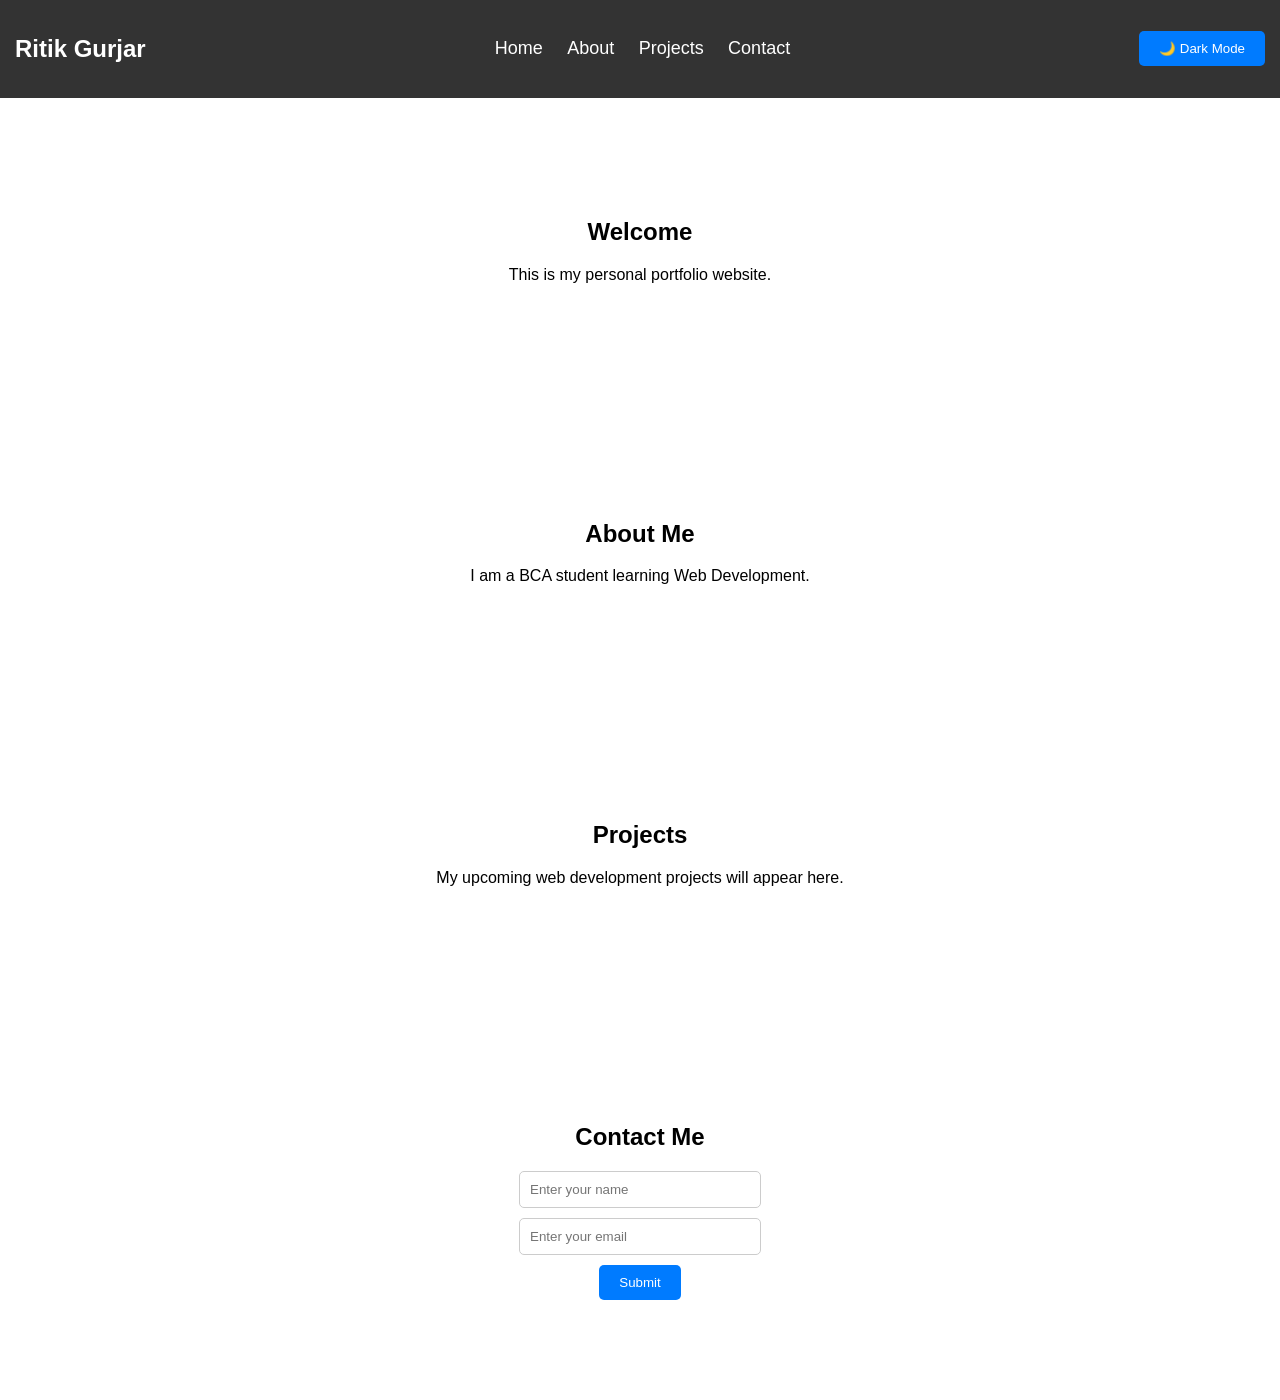
<file: DarkMode.html>
<!DOCTYPE html>
<html lang="en">

<head>
<meta charset="UTF-8">
<meta name="viewport" content="width=device-width, initial-scale=1.0">

<title>Ritik Portfolio</title>

<style>


html{
scroll-behavior:smooth;
}


body{
margin:0;
font-family:Arial;
background:white;
color:black;
transition:0.4s;
}


header{
display:flex;
justify-content:space-between;
align-items:center;
padding:15px;
background:#333;
color:white;
position:sticky;
top:0;
}


nav a{
color:white;
margin:10px;
text-decoration:none;
font-size:18px;
}


section{
padding:100px;
text-align:center;
}



input{
display:block;
margin:10px auto;
padding:10px;
width:220px;
border:1px solid #ccc;
border-radius:5px;
}



button{
padding:10px 20px;
cursor:pointer;
border:none;
background:#007BFF;
color:white;
border-radius:5px;
}



.dark{
background:#121212;
color:white;
}

.dark header{
background:black;
}

.dark nav a{
color:white;
}

</style>

</head>

<body>

<header>

<h2>Ritik Gurjar</h2>

<nav>
<a href="#home">Home</a>
<a href="#about">About</a>
<a href="#projects">Projects</a>
<a href="#contact">Contact</a>
</nav>

<button id="darkBtn">🌙 Dark Mode</button>

</header>

<section id="home">

<h1>Welcome</h1>
<p>This is my personal portfolio website.</p>

</section>

<section id="about">

<h1>About Me</h1>
<p>I am a BCA student learning Web Development.</p>

</section>

<section id="projects">

<h1>Projects</h1>
<p>My upcoming web development projects will appear here.</p>

</section>

<section id="contact">

<h1>Contact Me</h1>

<form id="contactForm">

<input type="text" id="name" placeholder="Enter your name">

<input type="email" id="email" placeholder="Enter your email">

<button type="submit">Submit</button>

</form>

</section>

<script>



let darkBtn = document.getElementById("darkBtn");

darkBtn.addEventListener("click", function(){

document.body.classList.toggle("dark");

if(document.body.classList.contains("dark")){
darkBtn.textContent = " Light Mode";
}
else{
darkBtn.textContent = " Dark mode";
}

});




let form = document.getElementById("contactForm");

form.addEventListener("submit", function(event){

let name = document.getElementById("name").value.trim();
let email = document.getElementById("email").value.trim();

if(name === "" || email === "")
{
alert("Please fill all fields");
event.preventDefault();
return;
}

if(!email.includes("@"))
{
alert("Enter a valid email");
event.preventDefault();
return;
}

alert("Form submitted successfully!");

});

</script>

</body>
</html>
</file>
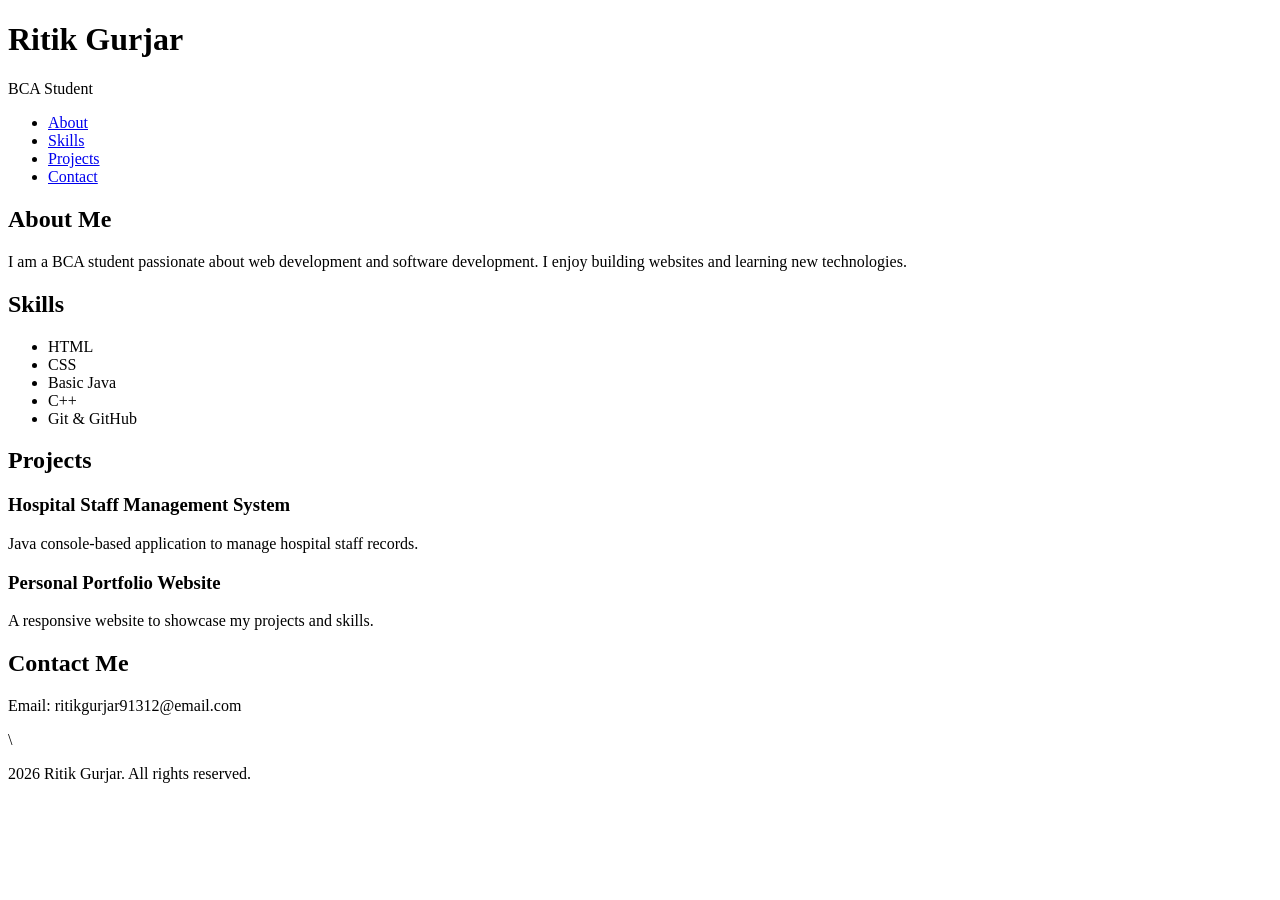
<file: portfolio.html>
<!DOCTYPE html>
<html lang="en">
<head>
    <meta charset="UTF-8">
    <meta name="viewport" content="width=device-width, initial-scale=1.0">
    <title>Ritik Gurjar | Portfolio</title>
</head>

<body>

    <!-- Header Section -->
    <header>
        <h1>Ritik Gurjar</h1>
        <p>BCA Student </p>

        <nav>
            <ul>
                <li><a href="#about">About</a></li>
                <li><a href="#skills">Skills</a></li>
                <li><a href="#projects">Projects</a></li>
                <li><a href="#contact">Contact</a></li>
            </ul>
        </nav>
    </header>

    <!-- Main Content -->
    <main>

        <!-- About Section -->
        <section id="about">
            <h2>About Me</h2>
            <p>
                I am a BCA student passionate about web development and software development.
                I enjoy building websites and learning new technologies.
            </p>
        </section>

        <!-- Skills Section -->
        <section id="skills">
            <h2>Skills</h2>
            <ul>
                <li>HTML</li>
                <li>CSS</li>
                <li>Basic Java</li>
                <li>C++</li>
                <li>Git & GitHub</li>
            </ul>
        </section>

        <!-- Projects Section -->
        <section id="projects">
            <h2>Projects</h2>

            <article>
                <h3>Hospital Staff Management System</h3>
                <p>Java console-based application to manage hospital staff records.</p>
            </article>

            <article>
                <h3>Personal Portfolio Website</h3>
                <p>A responsive website to showcase my projects and skills.</p>
            </article>

        </section>

        <!-- Contact Section -->
        <section id="contact">
            <h2>Contact Me</h2>
            <p>Email: ritikgurjar91312@email.com</p>\
        </section>

    </main>

    <!-- Footer -->
    <footer>
        <p> 2026 Ritik Gurjar. All rights reserved.</p>
    </footer>

</body>
</html>
</file>
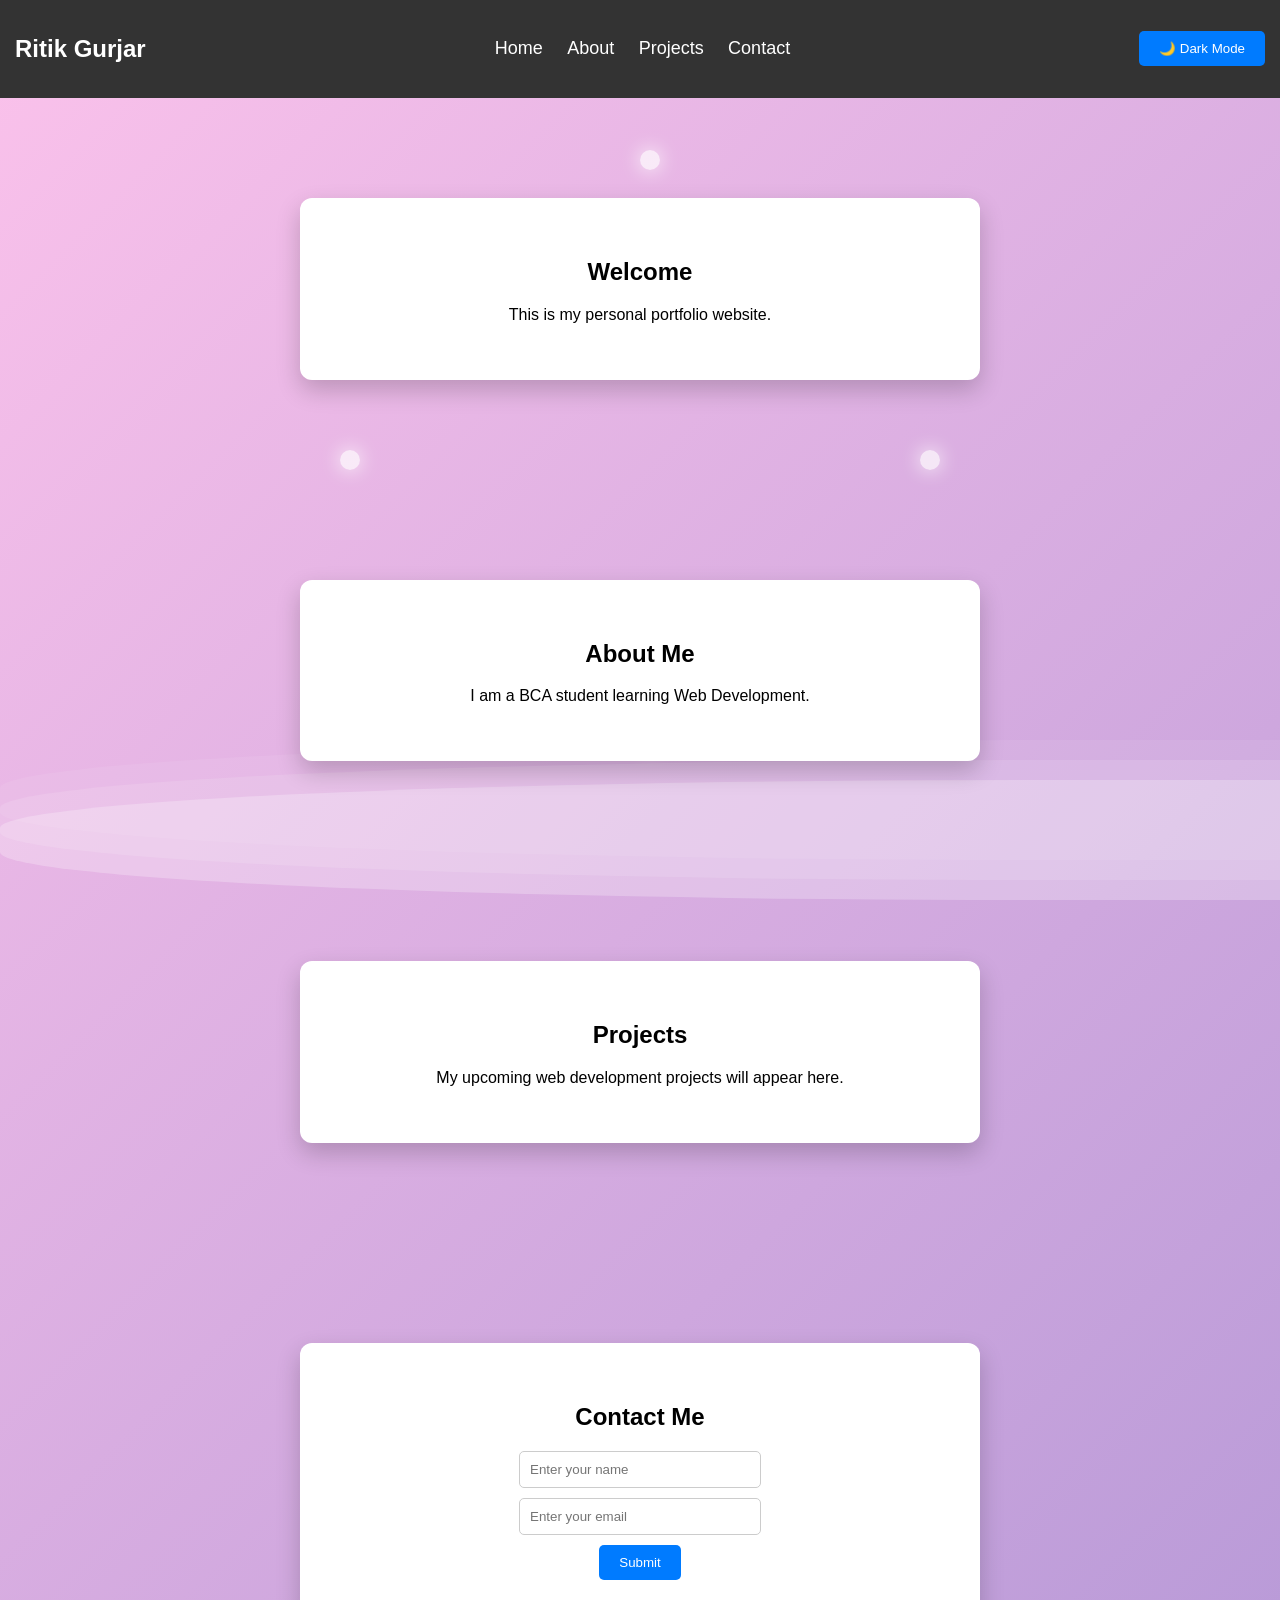
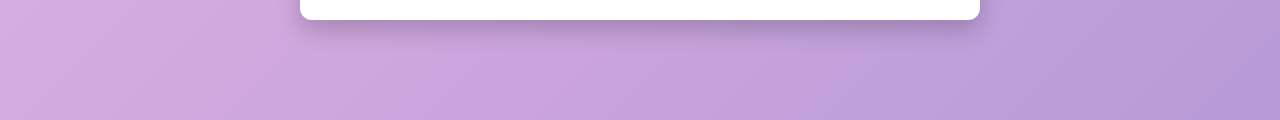
<file: Refactor.html>
<!DOCTYPE html>
<html lang="en">

<head>
<meta charset="UTF-8">
<meta name="viewport" content="width=device-width, initial-scale=1.0">

<title>Ritik Portfolio</title>

<style>

/* Smooth Scrolling */
html{
scroll-behavior:smooth;
}

/* Gradient Animated Background */

body{
margin:0;
font-family:Arial;
color:black;
overflow-x:hidden;

background: linear-gradient(-45deg,#ff9a9e,#fad0c4,#a18cd1,#fbc2eb);
background-size:400% 400%;
animation:bgAnimation 12s ease infinite;
}

/* Gradient Animation */

@keyframes bgAnimation{

0%{background-position:0% 50%;}
50%{background-position:100% 50%;}
100%{background-position:0% 50%;}

}

/* Wave Animation */

.wave{
position:fixed;
bottom:0;
left:0;
width:200%;
height:120px;
background:rgba(255,255,255,0.25);
border-radius:40%;
animation:waveMove 10s linear infinite;
z-index:-2;
}

.wave2{
bottom:20px;
opacity:0.5;
animation-duration:16s;
}

.wave3{
bottom:40px;
opacity:0.3;
animation-duration:22s;
}

@keyframes waveMove{

0%{
transform:translateX(0);
}

100%{
transform:translateX(-50%);
}

}

/* Orbit Animation */

.orbit{
position:fixed;
top:50%;
left:50%;
width:600px;
height:600px;
transform:translate(-50%,-50%);
pointer-events:none;
z-index:-1;
}

.orbit span{
position:absolute;
width:20px;
height:20px;
background:rgba(255,255,255,0.7);
border-radius:50%;
box-shadow:0 0 20px white;
animation:rotate 20s linear infinite;
}

.orbit span:nth-child(1){
top:0;
left:50%;
animation-duration:18s;
}

.orbit span:nth-child(2){
top:50%;
left:0;
animation-duration:22s;
}

.orbit span:nth-child(3){
bottom:0;
left:50%;
animation-duration:26s;
}

.orbit span:nth-child(4){
top:50%;
right:0;
animation-duration:30s;
}

@keyframes rotate{

0%{
transform:rotate(0deg) translateX(300px) rotate(0deg);
}

100%{
transform:rotate(360deg) translateX(300px) rotate(-360deg);
}

}

/* Header */

header{
display:flex;
justify-content:space-between;
align-items:center;
padding:15px;
background:#333;
color:white;
position:sticky;
top:0;
}

nav a{
color:white;
margin:10px;
text-decoration:none;
font-size:18px;
}

/* Sections */

section{
padding:100px;
text-align:center;
}

/* Content Boxes */

.box{
background:white;
padding:40px;
max-width:600px;
margin:auto;
border-radius:12px;
box-shadow:0 10px 25px rgba(0,0,0,0.2);
transition:0.4s;
}

.box:hover{
transform:translateY(-10px);
}

/* Form */

input{
display:block;
margin:10px auto;
padding:10px;
width:220px;
border:1px solid #ccc;
border-radius:5px;
}

/* Button */

button{
padding:10px 20px;
cursor:pointer;
border:none;
background:#007BFF;
color:white;
border-radius:5px;
}

/* Dark Mode */

.dark{
color:white;
background: linear-gradient(-45deg,#0f2027,#203a43,#2c5364,#000000);
background-size:400% 400%;
animation:bgAnimation 12s ease infinite;
}

.dark header{
background:black;
}

.dark .box{
background:#1e1e1e;
color:white;
}

</style>

</head>

<body>

<!-- Orbit Animation -->
<div class="orbit">
<span></span>
<span></span>
<span></span>
<span></span>
</div>

<!-- Wave Background -->
<div class="wave"></div>
<div class="wave wave2"></div>
<div class="wave wave3"></div>

<header>

<h2>Ritik Gurjar</h2>

<nav>
<a href="#home">Home</a>
<a href="#about">About</a>
<a href="#projects">Projects</a>
<a href="#contact">Contact</a>
</nav>

<button id="darkBtn">🌙 Dark Mode</button>

</header>

<section id="home">

<div class="box">
<h1>Welcome</h1>
<p>This is my personal portfolio website.</p>
</div>

</section>

<section id="about">

<div class="box">
<h1>About Me</h1>
<p>I am a BCA student learning Web Development.</p>
</div>

</section>

<section id="projects">

<div class="box">
<h1>Projects</h1>
<p>My upcoming web development projects will appear here.</p>
</div>

</section>

<section id="contact">

<div class="box">

<h1>Contact Me</h1>

<form id="contactForm">

<input type="text" id="name" placeholder="Enter your name">
<input type="email" id="email" placeholder="Enter your email">

<button type="submit">Submit</button>

</form>

</div>

</section>

<script>

/* Dark Mode Toggle */

const darkBtn = document.getElementById("darkBtn");

darkBtn.addEventListener("click", () => {

document.body.classList.toggle("dark");

darkBtn.textContent = document.body.classList.contains("dark")
? "☀ Light Mode"
: "🌙 Dark Mode";

});

/* Form Validation */

const form = document.getElementById("contactForm");

form.addEventListener("submit", (event) => {

const name = document.getElementById("name").value.trim();
const email = document.getElementById("email").value.trim();

if (!name || !email) {
alert("Please fill all fields");
event.preventDefault();
return;
}

if (!email.includes("@")) {
alert("Enter a valid email");
event.preventDefault();
return;
}

alert("Form submitted successfully!");

});

</script>

</body>
</html>
</file>
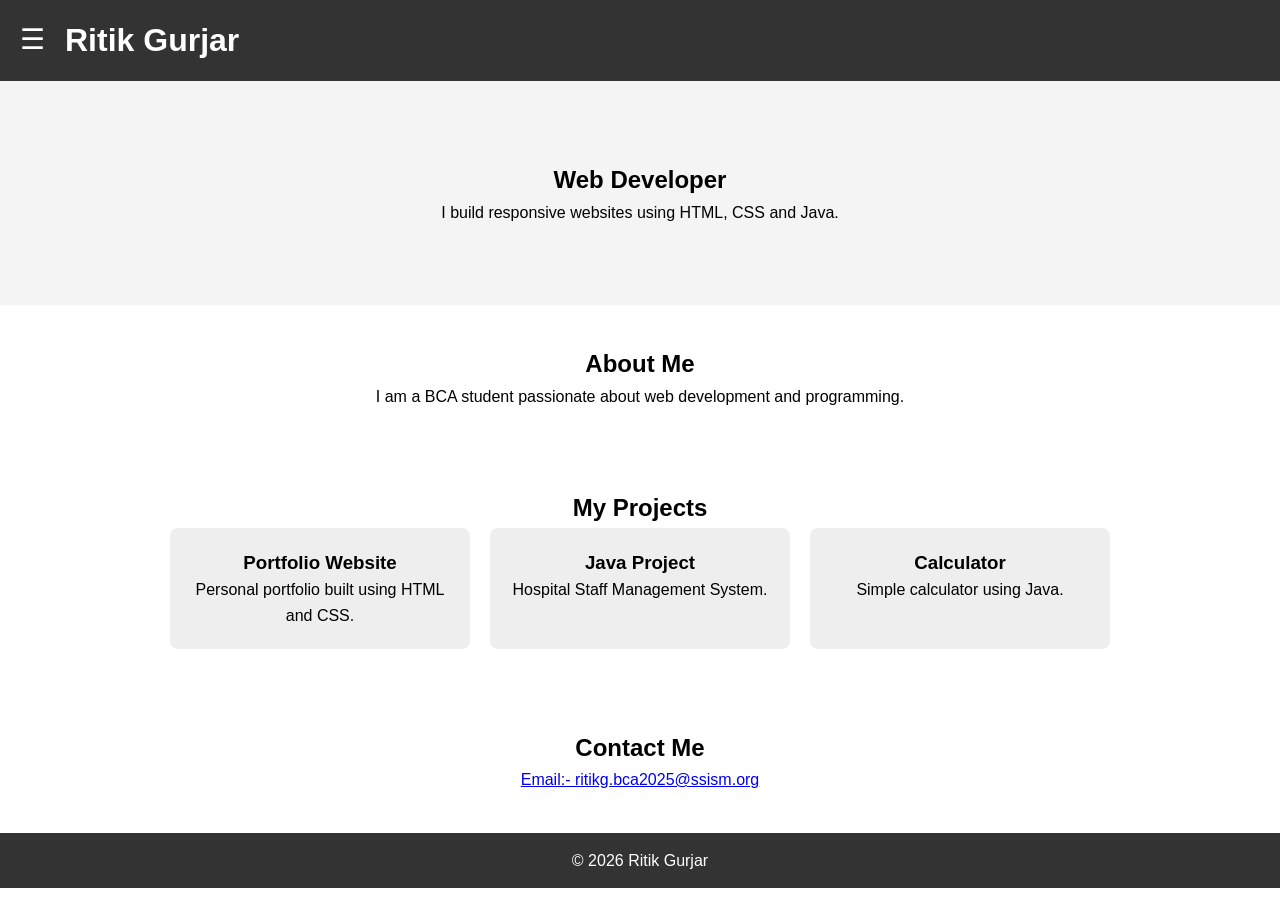
<file: Responsive .html>
<!DOCTYPE html>
<html lang="en">
<head>
<meta charset="UTF-8">
<meta name="viewport" content="width=device-width, initial-scale=1.0">
<title>My Portfolio</title>

<style>

*{
    margin:0;
    padding:0;
    box-sizing:border-box;
    font-family:Arial;
}

body{
    line-height:1.6;
}

/* Header */

header{
    background:#333;
    color:white;
    display:flex;
    align-items:center;
    padding:15px 20px;
}

/* Hamburger Icon */

.menu-icon{
    font-size:28px;
    cursor:pointer;
    margin-right:20px;
}

/* Navigation */

nav{
    display:none;
    background:#444;
}

nav ul{
    list-style:none;
}

nav ul li{
    border-bottom:1px solid #555;
}

nav ul li a{
    color:white;
    text-decoration:none;
    display:block;
    padding:12px;
}

nav ul li a:hover{
    background:#555;
}

nav.show{
    display:block;
}

/* Hero */

.hero{
    text-align:center;
    padding:80px 20px;
    background:#f4f4f4;
}

/* Sections */

section{
    padding:40px 20px;
    text-align:center;
}

/* Projects */

.project-container{
    display:flex;
    gap:20px;
    justify-content:center;
    flex-wrap:wrap;
}

.card{
    background:#eee;
    padding:20px;
    width:300px;
    border-radius:8px;
}

/* Footer */

footer{
    text-align:center;
    background:#333;
    color:white;
    padding:15px;
}

</style>
</head>

<body>

<header>

<div class="menu-icon" onclick="toggleMenu()">☰</div>

<h1>Ritik Gurjar</h1>

</header>

<nav id="menu">
<ul>
<li><a href="#">Home</a></li>
<li><a href="#">About</a></li>
<li><a href="#">Projects</a></li>
<li><a href="#">Contact</a></li>
</ul>
</nav>

<section class="hero">
<h2>Web Developer</h2>
<p>I build responsive websites using HTML, CSS and Java.</p>
</section>

<section class="about">
<h2>About Me</h2>
<p>I am a BCA student passionate about web development and programming.</p>
</section>

<section class="projects">
<h2>My Projects</h2>

<div class="project-container">

<div class="card">
<h3>Portfolio Website</h3>
<p>Personal portfolio built using HTML and CSS.</p>
</div>

<div class="card">
<h3>Java Project</h3>
<p>Hospital Staff Management System.</p>
</div>

<div class="card">
<h3>Calculator</h3>
<p>Simple calculator using Java.</p>
</div>

</div>
</section>

<section class="contact">
<h2>Contact Me</h2>
<a href="mailto:ritikg.bca2025@ssism.org">
Email:- ritikg.bca2025@ssism.org
</a>
</section>

<footer>
<p>© 2026 Ritik Gurjar</p>
</footer>

<script>

function toggleMenu(){
document.getElementById("menu").classList.toggle("show");
}

</script>

</body>
</html>
</file>
